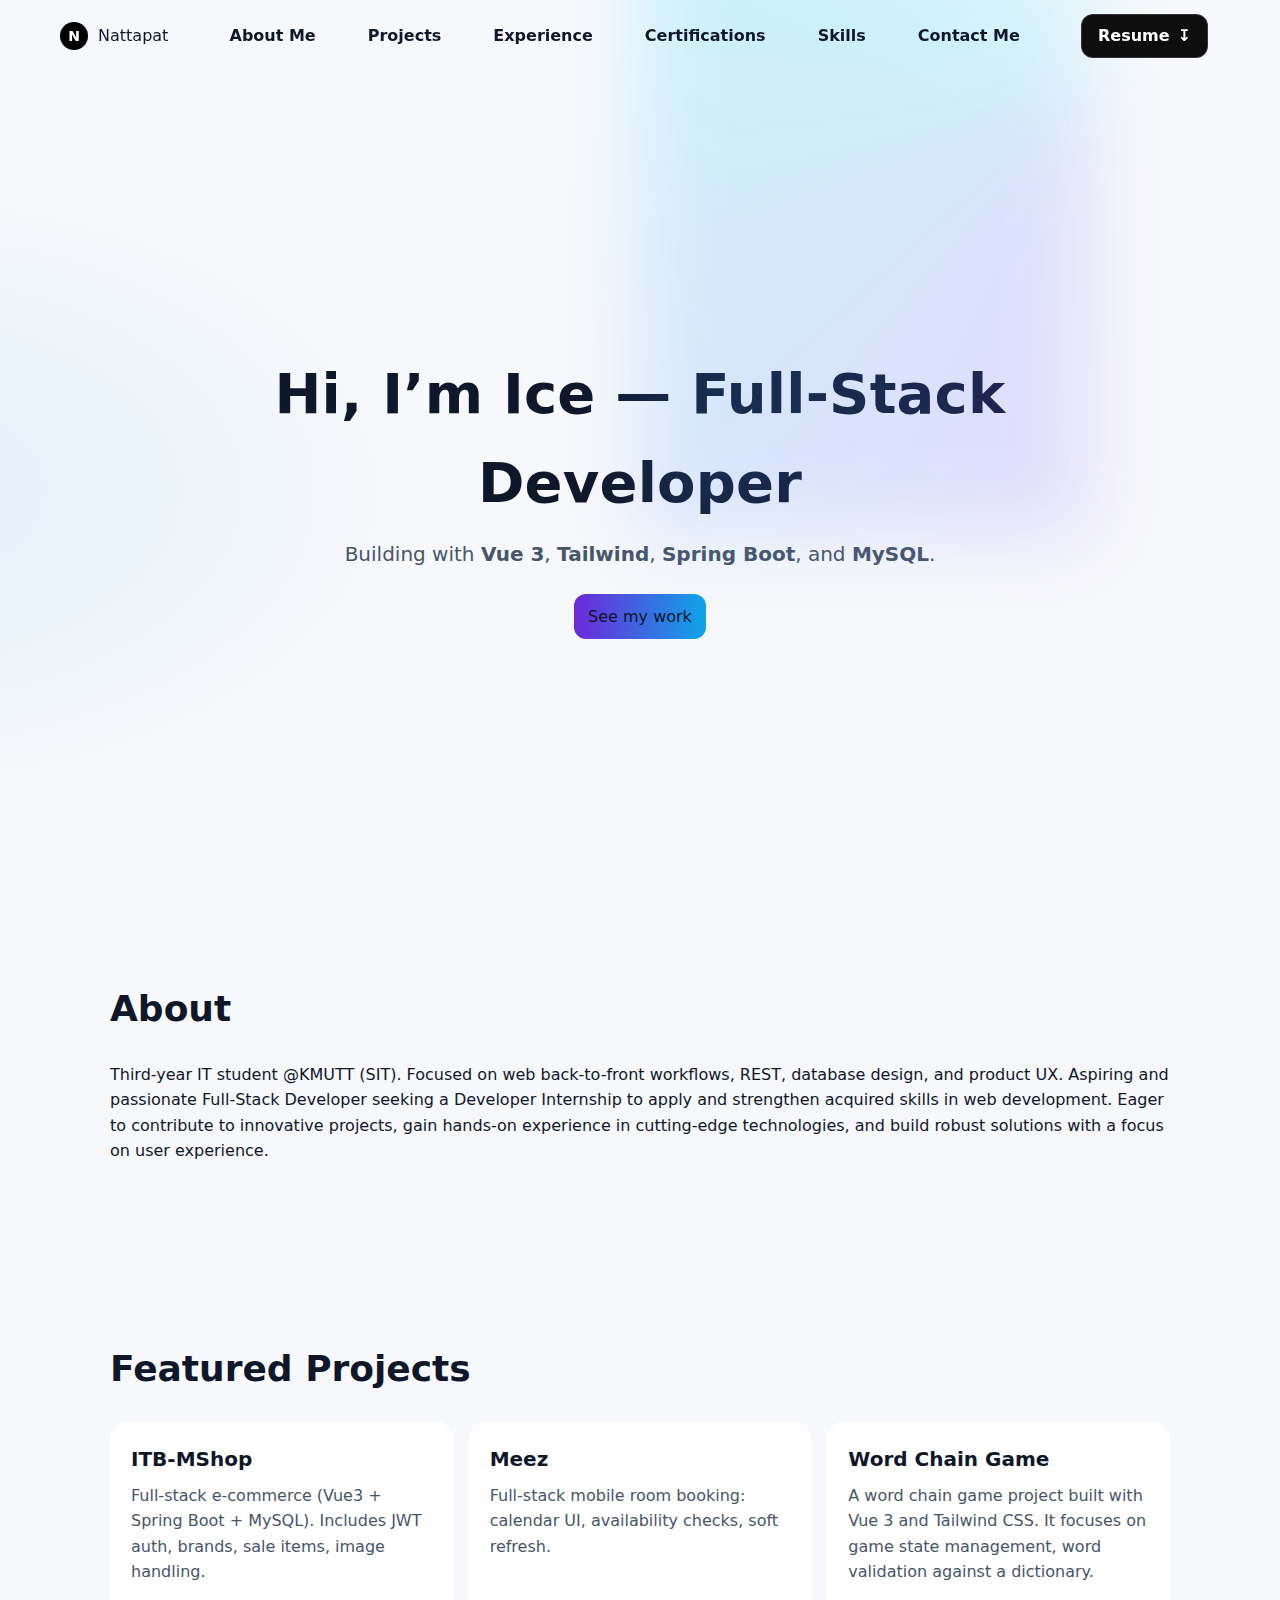
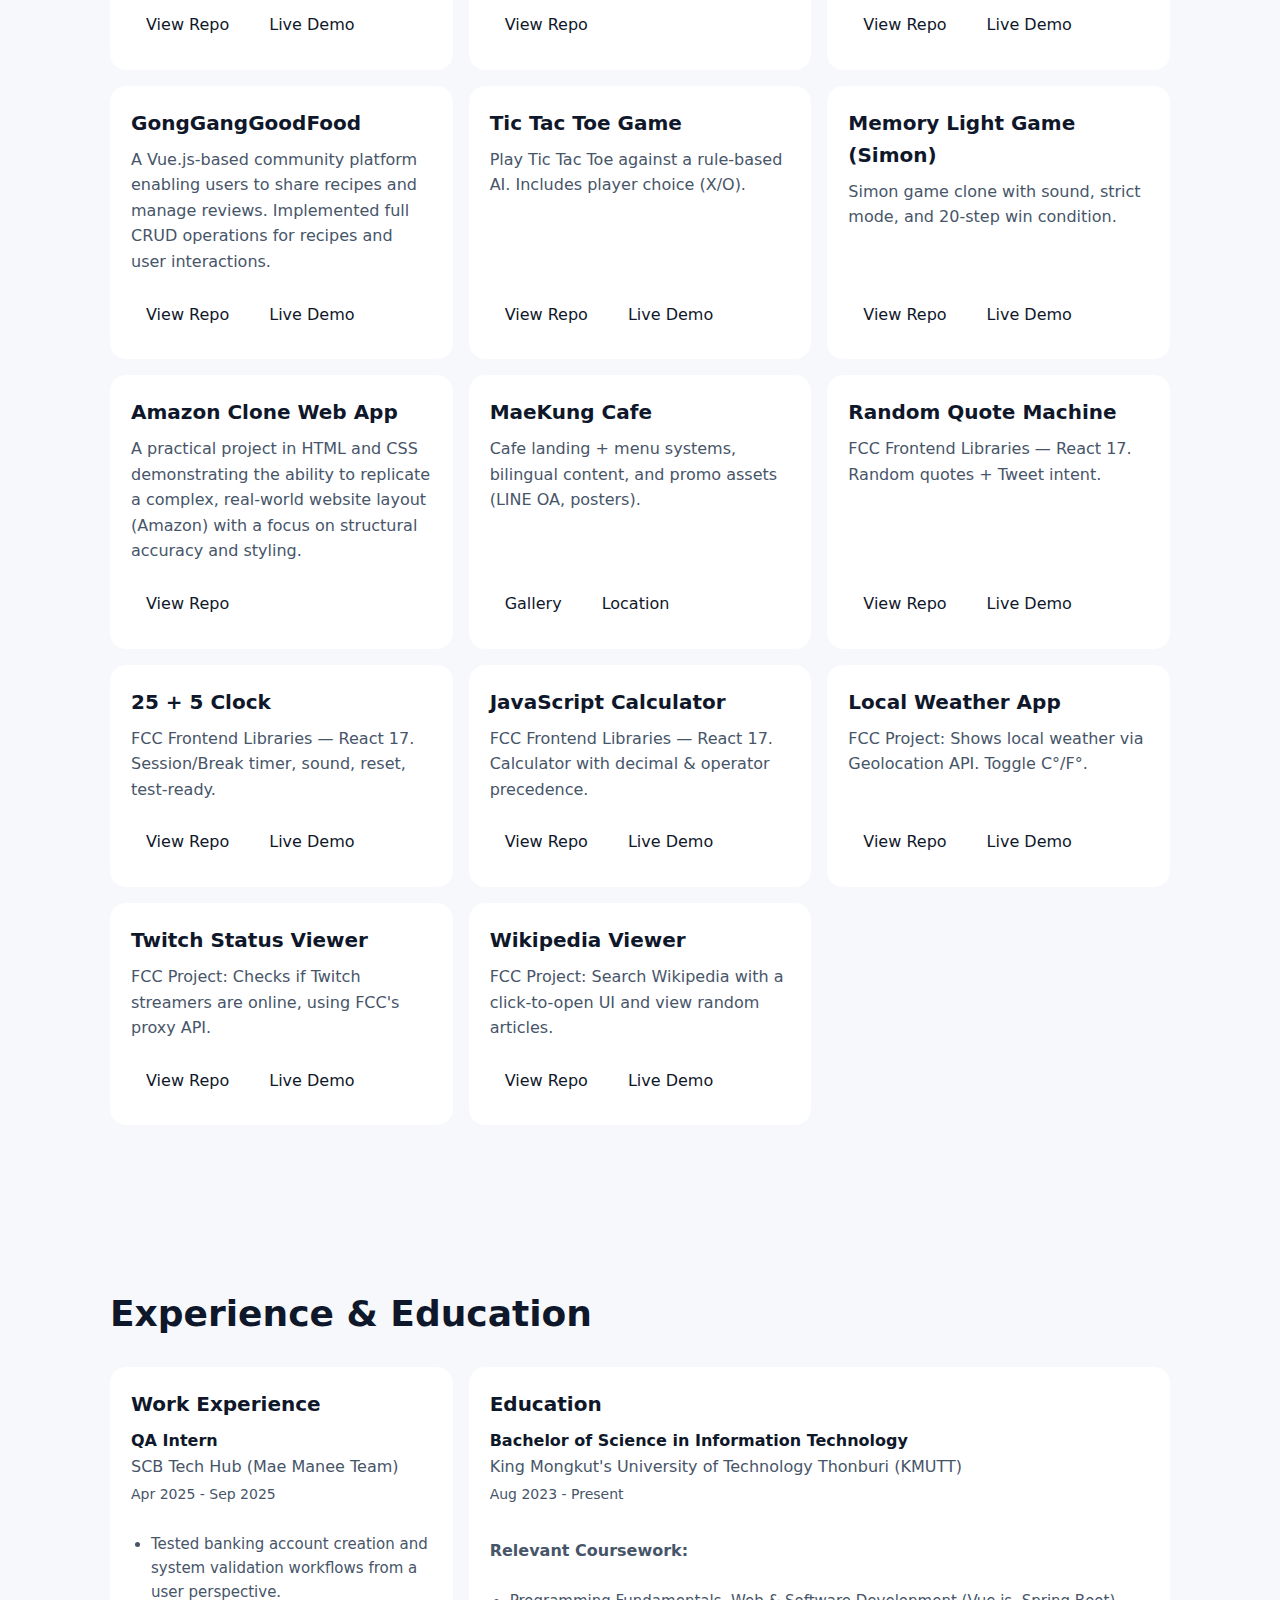
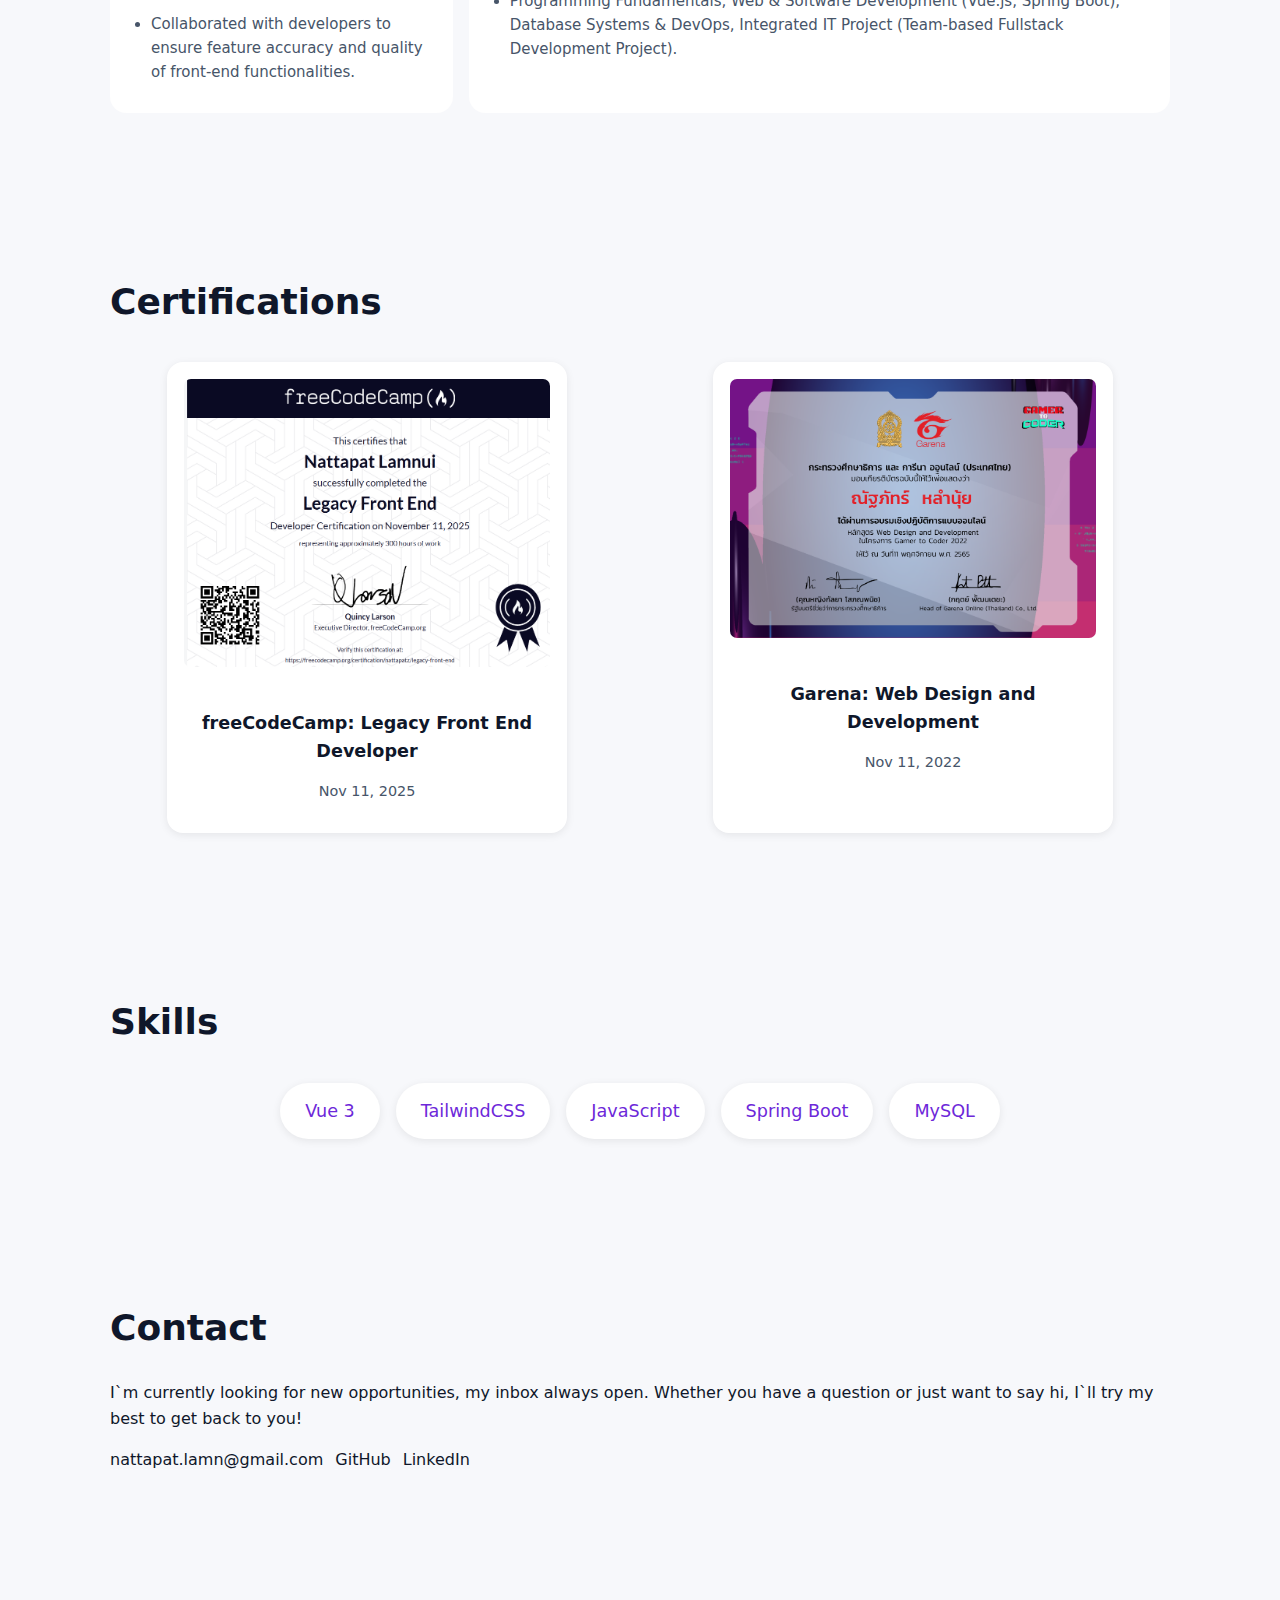
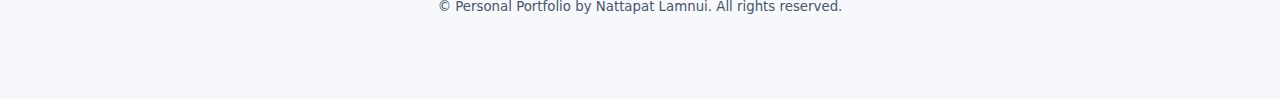
<file: index.html>
<!DOCTYPE html>
<html lang="en">
	<head>
		<meta charset="utf-8" />
		<meta name="viewport" content="width=device-width, initial-scale=1" />
		<meta http-equiv="Content-Security-Policy" content="default-src 'self'; img-src 'self' https: data:; style-src 'self' 'unsafe-inline' https://fonts.googleapis.com; font-src https://fonts.gstatic.com;">
		<title>Nattapat - Portfolio</title>
		<link rel="stylesheet" href="styles.css" />
		<link rel="preconnect" href="https://fonts.googleapis.com" />
		<link rel="preconnect" href="https://fonts.gstatic.com" crossorigin />
		<link
			href="https://fonts.googleapis.com/css2?family=Inter:wght@300;400;600;700;800&display=swap"
			rel="stylesheet"
		/>
		<link rel="icon" href="/logo.png" type="image/png" />
	</head>
	<body>
		<nav class="nav" id="navbar">
			<a class="brand" href="#welcome-section" aria-label="Go to Welcome">
				<span class="brand-mark">N</span>
				<span class="brand-name">Nattapat</span>
			</a>

			<ul class="nav-links" id="nav-links">
				<li><a href="#about">About Me</a></li>
				<li><a href="#projects">Projects</a></li>
				<li><a href="#experience">Experience</a></li>
				<li><a href="#certifications">Certifications</a></li>
				<li><a href="#skills">Skills</a></li>
				<li><a href="#contact">Contact Me</a></li>
				<li class="hide-desktop">
					<a
						id="profile-link"
						href="https://github.com/isola513i"
						target="_blank"
						rel="noopener"
						>GitHub</a
					>
				</li>
				<li class="hide-desktop">
					<a href="/Nattapat-Resume.pdf" target="_blank" rel="noopener">
						Resume <span aria-hidden="true">↧</span>
					</a>
				</li>
			</ul>

			<a
				class="resume-btn hide-mobile"
				href="/Nattapat-Resume.pdf"
				target="_blank"
				rel="noopener"
			>
				Resume <span aria-hidden="true">↧</span>
			</a>

			<div class="nav-toggle" id="nav-toggle">
				<div class="bar"></div>
				<div class="bar"></div>
				<div class="bar"></div>
			</div>
		</nav>

		<header id="welcome-section" class="hero" role="banner">
			<div class="hero-inner">
				<h1>Hi, I’m Ice — Full-Stack Developer</h1>
				<p class="lead">
					Building with <strong>Vue 3</strong>, <strong>Tailwind</strong>,
					<strong>Spring Boot</strong>, and <strong>MySQL</strong>.
				</p>
				<a class="btn primary" href="#projects">See my work</a>
			</div>
			<div class="bg-shape" aria-hidden="true"></div>
		</header>

		<main>
			<section id="about" class="section">
				<h2 class="section-title">About</h2>
				<p>
					Third-year IT student @KMUTT (SIT). Focused on web back-to-front
					workflows, REST, database design, and product UX. Aspiring and
					passionate Full-Stack Developer seeking a Developer Internship to
					apply and strengthen acquired skills in web development. Eager to
					contribute to innovative projects, gain hands-on experience in
					cutting-edge technologies, and build robust solutions with a focus on
					user experience.
				</p>
			</section>
			<section id="projects" class="section">
				<h2 class="section-title">Featured Projects</h2>
				<div class="grid">
					<article class="card project-tile">
						<div class="card-body">
							<h3 class="card-title">ITB-MShop</h3>
							<p class="card-text">
								Full-stack e-commerce (Vue3 + Spring Boot + MySQL). Includes JWT
								auth, brands, sale items, image handling.
							</p>
							<div class="card-actions">
								<a
									class="btn"
									href="https://github.com/isola513i/INTEGRATED-PROJECT01"
									target="_blank"
									rel="noopener"
									>View Repo</a
								>
								<a
									class="btn ghost"
									href="https://intproj24.sit.kmutt.ac.th/ssi4/"
									target="_blank"
									rel="noopener"
									>Live Demo</a
								>
							</div>
						</div>
					</article>
					<article class="card project-tile">
						<div class="card-body">
							<h3 class="card-title">Meez</h3>
							<p class="card-text">
								Full-stack mobile room booking: calendar UI, availability
								checks, soft refresh.
							</p>
							<div class="card-actions">
								<a
									class="btn"
									href="https://github.com/isola513i/Meez-app"
									target="_blank"
									rel="noopener"
									>View Repo</a
								>
							</div>
						</div>
					</article>
					<article class="card project-tile">
						<div class="card-body">
							<h3 class="card-title">Word Chain Game</h3>
							<p class="card-text">
								A word chain game project built with Vue 3 and Tailwind CSS. It
								focuses on game state management, word validation against a
								dictionary.
							</p>
							<div class="card-actions">
								<a
									class="btn ghost"
									href="https://github.com/Jet1a/PROJECT1-SEC-1-GongGangGaiGonk"
									target="_blank"
									rel="noopener"
									>View Repo</a
								>
								<a
									class="btn"
									href="https://superb-trifle-26255d.netlify.app/"
									target="_blank"
									rel="noopener"
									>Live Demo</a
								>
							</div>
						</div>
					</article>
					<article class="card project-tile">
						<div class="card-body">
							<h3 class="card-title">GongGangGoodFood</h3>
							<p class="card-text">
								A Vue.js-based community platform enabling users to share
								recipes and manage reviews. Implemented full CRUD operations for
								recipes and user interactions.
							</p>
							<div class="card-actions">
								<a
									class="btn ghost"
									href="https://github.com/Jet1a/PROJECT2-SEC-1-GongGangGaiGonk"
									target="_blank"
									rel="noopener"
									>View Repo</a
								>
								<a class="btn" href="#" target="_blank" rel="noopener"
									>Live Demo</a
								>
							</div>
						</div>
					</article>
					<article class="card project-tile">
						<div class="card-body">
							<h3 class="card-title">Tic Tac Toe Game</h3>
							<p class="card-text">
								Play Tic Tac Toe against a rule-based AI. Includes player choice
								(X/O).
							</p>
							<div class="card-actions">
								<a
									class="btn ghost"
									href="https://github.com/isola513i/tic-tac-toe-game"
									target="_blank"
									rel="noopener"
									>View Repo</a
								>
								<a
									class="btn"
									href="https://isola513i.github.io/tic-tac-toe-game/"
									target="_blank"
									rel="noopener"
									>Live Demo</a
								>
							</div>
						</div>
					</article>

					<article class="card project-tile">
						<div class="card-body">
							<h3 class="card-title">Memory Light Game (Simon)</h3>
							<p class="card-text">
								Simon game clone with sound, strict mode, and 20-step win
								condition.
							</p>
							<div class="card-actions">
								<a
									class="btn ghost"
									href="https://github.com/isola513i/memory-light-game"
									target="_blank"
									rel="noopener"
									>View Repo</a
								>
								<a
									class="btn"
									href="https://isola513i.github.io/memory-light-game/"
									target="_blank"
									rel="noopener"
									>Live Demo</a
								>
							</div>
						</div>
					</article>
					<article class="card project-tile">
						<div class="card-body">
							<h3 class="card-title">Amazon Clone Web App</h3>
							<p class="card-text">
								A practical project in HTML and CSS demonstrating the ability to
								replicate a complex, real-world website layout (Amazon) with a
								focus on structural accuracy and styling.
							</p>
							<div class="card-actions">
								<a
									class="btn ghost"
									href="https://github.com/isola513i/Clone-Project"
									target="_blank"
									rel="noopener"
									>View Repo</a
								>
							</div>
						</div>
					</article>
					<article class="card project-tile">
						<div class="card-body">
							<h3 class="card-title">MaeKung Cafe</h3>
							<p class="card-text">
								Cafe landing + menu systems, bilingual content, and promo assets
								(LINE OA, posters).
							</p>
							<div class="card-actions">
								<a class="btn" href="#" aria-disabled="true">Gallery</a>
								<a
									class="btn ghost"
									href="#"
									target="_blank"
									rel="noopener"
									>Location</a
								>
							</div>
						</div>
					</article>
					<article class="card project-tile">
						<div class="card-body">
							<h3 class="card-title">Random Quote Machine</h3>
							<p class="card-text">
								FCC Frontend Libraries — React 17. Random quotes + Tweet intent.
							</p>
							<div class="card-actions">
								<a
									class="btn ghost"
									href="https://github.com/isola513i/random-quote-machine"
									target="_blank"
									rel="noopener"
									>View Repo</a
								>
								<a
									class="btn"
									href="https://isola513i.github.io/random-quote-machine/"
									target="_blank"
									rel="noopener"
									>Live Demo</a
								>
							</div>
						</div>
					</article>
					<article class="card project-tile">
						<div class="card-body">
							<h3 class="card-title">25 + 5 Clock</h3>
							<p class="card-text">
								FCC Frontend Libraries — React 17. Session/Break timer, sound,
								reset, test-ready.
							</p>
							<div class="card-actions">
								<a
									class="btn ghost"
									href="https://github.com/isola513i/25-5-clock"
									target="_blank"
									rel="noopener"
									>View Repo</a
								>
								<a
									class="btn"
									href="https://isola513i.github.io/25-5-clock/"
									target="_blank"
									rel="noopener"
									>Live Demo</a
								>
							</div>
						</div>
					</article>
					<article class="card project-tile">
						<div class="card-body">
							<h3 class="card-title">JavaScript Calculator</h3>
							<p class="card-text">
								FCC Frontend Libraries — React 17. Calculator with decimal &
								operator precedence.
							</p>
							<div class="card-actions">
								<a
									class="btn ghost"
									href="https://github.com/isola513i/javascript-calculator"
									target="_blank"
									rel="noopener"
									>View Repo</a
								>
								<a
									class="btn"
									href="https://isola513i.github.io/javascript-calculator/"
									target="_blank"
									rel="noopener"
									>Live Demo</a
								>
							</div>
						</div>
					</article>
					<article class="card project-tile">
						<div class="card-body">
							<h3 class="card-title">Local Weather App</h3>
							<p class="card-text">
								FCC Project: Shows local weather via Geolocation API. Toggle
								C°/F°.
							</p>
							<div class="card-actions">
								<a
									class="btn ghost"
									href="https://github.com/isola513i/local-weather-app"
									target="_blank"
									rel="noopener"
									>View Repo</a
								>
								<a
									class="btn"
									href="https://isola513i.github.io/local-weather-app/"
									target="_blank"
									rel="noopener"
									>Live Demo</a
								>
							</div>
						</div>
					</article>
					<article class="card project-tile">
						<div class="card-body">
							<h3 class="card-title">Twitch Status Viewer</h3>
							<p class="card-text">
								FCC Project: Checks if Twitch streamers are online, using FCC's
								proxy API.
							</p>
							<div class="card-actions">
								<a
									class="btn ghost"
									href="https://github.com/isola513i/twitch-status-viewer"
									target="_blank"
									rel="noopener"
									>View Repo</a
								>
								<a
									class="btn"
									href="https://isola513i.github.io/twitch-status-viewer/"
									target="_blank"
									rel="noopener"
									>Live Demo</a
								>
							</div>
						</div>
					</article>

					<article class="card project-tile">
						<div class="card-body">
							<h3 class="card-title">Wikipedia Viewer</h3>
							<p class="card-text">
								FCC Project: Search Wikipedia with a click-to-open UI and view
								random articles.
							</p>
							<div class="card-actions">
								<a
									class="btn ghost"
									href="https://github.com/isola513i/wikipedia-viewer"
									target="_blank"
									rel="noopener"
									>View Repo</a
								>
								<a
									class="btn"
									href="https://isola513i.github.io/wikipedia-viewer/"
									target="_blank"
									rel="noopener"
									>Live Demo</a
								>
							</div>
						</div>
					</article>
				</div>
			</section>

			<section id="experience" class="section alt">
				<h2 class="section-title">Experience & Education</h2>
				<div class="grid">
					<article class="card">
						<div class="card-body">
							<h3 class="card-title">Work Experience</h3>
							<p class="card-text" style="font-weight: 700; color: var(--text)">
								QA Intern
								<span
									style="font-weight: 400; color: var(--muted); display: block"
								>
									SCB Tech Hub (Mae Manee Team)
								</span>
								<span
									style="
										font-weight: 400;
										color: var(--muted);
										display: block;
										font-size: 14px;
										margin-top: 4px;
									"
								>
									Apr 2025 - Sep 2025
								</span>
							</p>
							<ul class="details-list">
								<li>
									Tested banking account creation and system validation
									workflows from a user perspective.
								</li>
								<li>
									Collaborated with developers to ensure feature accuracy and
									quality of front-end functionalities.
								</li>
							</ul>
						</div>
					</article>

					<article class="card">
						<div class="card-body">
							<h3 class="card-title">Education</h3>
							<p class="card-text" style="font-weight: 700; color: var(--text)">
								Bachelor of Science in Information Technology
								<span
									style="font-weight: 400; color: var(--muted); display: block"
								>
									King Mongkut's University of Technology Thonburi (KMUTT)
								</span>
								<span
									style="
										font-weight: 400;
										color: var(--muted);
										display: block;
										font-size: 14px;
										margin-top: 4px;
									"
								>
									Aug 2023 - Present
								</span>
							</p>
							<p class="card-text" style="font-weight: 600; margin-top: 16px">
								Relevant Coursework:
							</p>
							<ul class="details-list">
								<li>
									Programming Fundamentals, Web & Software Development (Vue.js,
									Spring Boot), Database Systems & DevOps, Integrated IT Project
									(Team-based Fullstack Development Project).
								</li>
							</ul>
						</div>
					</article>

					<div
						class="card-placeholder"
						style="grid-column: span 4; display: none"
					></div>
				</div>
			</section>

			<section id="certifications" class="section alt">
				<h2 class="section-title">Certifications</h2>
				<div class="grid certifications-grid">
					<div class="certification-item">
						<a
							href="https://www.freecodecamp.org/certification/nattapatz/legacy-front-end"
							target="_blank"
							rel="noopener"
							aria-label="freeCodeCamp Legacy Front End Developer Certification"
						>
							<img
								src="/ffc.png"
								alt="freeCodeCamp Legacy Front End Developer
							Certification"
								loading="lazy"
							/>
							<p class="certification-title">
								freeCodeCamp: Legacy Front End Developer
							</p>
							<p class="certification-date">Nov 11, 2025</p>
						</a>
					</div>
					<div class="certification-item">
						<a
							href="https://www.garena.in.th/garena-to-coder/certificate"
							target="_blank"
							rel="noopener"
							aria-label="Garena Gamer to Coder: Web Design and Development"
						>
							<img
								src="/garena.png"
								alt="Garena Gamer to Coder: Web Design and Development"
								loading="lazy"
							/>
							<p class="certification-title">
								Garena: Web Design and Development
							</p>
							<p class="certification-date">Nov 11, 2022</p>
						</a>
					</div>
				</div>
			</section>

			<!-- ================= SKILLS ================= -->
			<section id="skills" class="section">
				<h2 class="section-title">Skills</h2>
				<div class="skill-tags">
					<div class="skill-tag">Vue 3</div>
					<div class="skill-tag">TailwindCSS</div>
					<div class="skill-tag">JavaScript</div>
					<div class="skill-tag">Spring Boot</div>
					<div class="skill-tag">MySQL</div>
				</div>
			</section>

			<section id="contact" class="section">
				<h2 class="section-title">Contact</h2>
				<p>
					I`m currently looking for new opportunities, my inbox always open.
					Whether you have a question or just want to say hi, I`ll try my best
					to get back to you!
				</p>
				<ul class="contact-list">
					<li>
						<a href="mailto:nattapat.lamn@gmail.com">nattapat.lamn@gmail.com</a>
					</li>
					<li>
						<a
							id="profile-link"
							href="https://github.com/isola513i"
							target="_blank"
							rel="noopener"
							>GitHub</a
						>
					</li>
					<li>
						<a
							href="https://www.linkedin.com/in/nattapat-lamn04/"
							target="_blank"
							rel="noopener"
							>LinkedIn</a
						>
					</li>
				</ul>
			</section>
		</main>

		<footer class="footer">
			<small
				>© <span id="year"></span> Personal Portfolio by Nattapat Lamnui. All
				rights reserved.</small
			>
		</footer>

		<script>
			// ===== Mobile nav toggle (โค้ดใหม่ที่แก้ไขแล้ว) =====
			const btn = document.querySelector(".nav-toggle");
			const links = document.getElementById("nav-links");
			btn?.addEventListener("click", () => {
				// เพิ่ม/ลบ class 'active' เพื่อสร้าง animation 'X'
				btn.classList.toggle("active");

				// เพิ่ม/ลบ class 'open' เพื่อแสดง/ซ่อนเมนู
				links.classList.toggle("open");
			});

			// ===== Active state on click/hash change (โค้ดเดิม) =====
			const setActiveByHash = () => {
				document.querySelectorAll('#navbar a[href^="#"]').forEach((a) => {
					a.removeAttribute("aria-current");
					if (a.getAttribute("href") === location.hash)
						a.setAttribute("aria-current", "page");
				});
			};
			window.addEventListener("hashchange", setActiveByHash);

			// ===== Scroll Spy with IntersectionObserver (โค้ดเดิม) =====
			const sections = [
				...document.querySelectorAll("main section, header#welcome-section"),
			];
			const navMap = new Map(
				[...document.querySelectorAll('#navbar a[href^="#"]')].map((a) => [
					a.getAttribute("href").slice(1),
					a,
				])
			);

			const NAV_HEIGHT = 84;
			const io = new IntersectionObserver(
				(entries) => {
					const visible = entries
						.filter((e) => e.isIntersecting)
						.sort((a, b) => b.intersectionRatio - a.intersectionRatio)[0];

					if (!visible) return;

					const id = visible.target.id;
					navMap.forEach((a) => a.removeAttribute("aria-current"));
					if (navMap.has(id))
						navMap.get(id).setAttribute("aria-current", "page");
				},
				{
					root: null,
					threshold: [0.25, 0.6, 0.9],
					rootMargin: `-${NAV_HEIGHT}px 0px -40% 0px`,
				}
			);

			sections.forEach((sec) => io.observe(sec));

			// ===== init (โค้ดเดิม) =====
			document.getElementById("year").textContent = String(
				new Date().getFullYear()
			);
			window.addEventListener("DOMContentLoaded", setActiveByHash);

			// ===== Navbar Scroll Effect (โค้ดเดิม) =====
			// (ตอนนี้จะทำงานได้เพราะเราเพิ่ม id="navbar" กลับไปในขั้นที่ 1)
			const nav = document.getElementById("navbar");
			const onScrollBlend = () => {
				if (window.scrollY > 24) nav.classList.add("is-scrolled");
				else nav.classList.remove("is-scrolled");
			};
			window.addEventListener("scroll", onScrollBlend);
			window.addEventListener("DOMContentLoaded", onScrollBlend);
		</script>
	</body>
</html>
</file>
<file: styles.css>
/* ---------- Theme ---------- */
:root {
	--bg: #0b0c10;
	--card: #111218;
	--card-bg: #111218;
	--muted: #b3b7c0;
	--text: #e8ecf1;
	--brand: #7c5cff;
	--brand-2: #00d4ff;
	--accent: #7c5cff;
	--ring: rgba(124, 92, 255, 0.45);
	--shadow-sm: 0 2px 8px rgba(0, 0, 0, 0.2);
	--shadow-md: 0 8px 24px rgba(0, 0, 0, 0.3);
	--border-radius: 16px;
	--border-radius-sm: 8px;
}

* {
	box-sizing: border-box;
}
html {
	scroll-behavior: smooth;
}
body {
	margin: 0;
	color: var(--text);
	font-family: Inter, system-ui, -apple-system, Segoe UI, Roboto, Helvetica,
		Arial, "Apple Color Emoji", "Segoe UI Emoji";
	background: radial-gradient(
			900px 520px at 70% -10%,
			rgba(124, 92, 255, 0.12),
			transparent 60%
		),
		radial-gradient(
			900px 520px at -10% 10%,
			rgba(0, 212, 255, 0.1),
			transparent 60%
		),
		var(--bg);
	line-height: 1.6;
}

/* ================= NAVBAR ================= */
.nav {
	position: fixed;
	inset: 0 0 auto 0;
	height: 72px;
	z-index: 999;
	display: grid;
	grid-template-columns: auto 1fr auto auto;
	align-items: center;
	gap: 12px;
	padding: 0 20px;
	max-width: 1200px;
	margin-inline: auto;

	transition: background-color 0.3s ease, border-color 0.3s ease,
		backdrop-filter 0.3s ease;
}

.nav.is-scrolled {
	background: rgba(11, 12, 16, 0.75);
	backdrop-filter: blur(8px) saturate(140%);
	border-bottom: 1px solid rgba(255, 255, 255, 0.08);
	box-shadow: 0 6px 18px rgba(0, 0, 0, 0.12);
}

.nav-toggle {
	display: none;
	position: absolute;
	right: 12px;
	top: 50%;
	transform: translateY(-50%);
	width: 24px;
	height: 20px;
	cursor: pointer;
	background: transparent;
	border: none;
	padding: 0;
	z-index: 1001;
}

.nav-toggle .bar {
	display: block;
	width: 100%;
	height: 3px;
	background-color: var(--text);
	border-radius: 2px;
	transition: all 0.3s ease;
}

.nav-toggle .bar:nth-child(2) {
	margin-top: 6px;
}

.nav-toggle .bar:nth-child(3) {
	margin-top: 6px;
}

.nav-toggle.active .bar:nth-child(1) {
	transform: translateY(9px) rotate(45deg);
}
.nav-toggle.active .bar:nth-child(2) {
	opacity: 0;
}
.nav-toggle.active .bar:nth-child(3) {
	transform: translateY(-9px) rotate(-45deg);
}
.nav-links {
	list-style: none;
	display: flex;
	justify-content: center;
	gap: 28px;
	margin: 0;
	padding: 0;
}
.nav-links a {
	color: var(--text);
	text-decoration: none;
	font-weight: 700;
	padding: 10px 12px;
	border-radius: 12px;
	transition: background 0.2s ease, transform 0.1s ease;
}
.nav-links a:hover {
	background: rgba(255, 255, 255, 0.08);
}
.nav-links a:active {
	transform: translateY(1px);
}
.nav-links a:focus-visible {
	outline: none;
	box-shadow: 0 0 0 4px var(--ring);
}
.nav-links a[aria-current="page"] {
	background: rgba(255, 255, 255, 0.12);
}

.brand {
	display: inline-flex;
	align-items: center;
	gap: 10px;
	text-decoration: none;
	color: var(--text);
}

.brand-mark {
	width: 28px;
	height: 28px;
	border-radius: 999px;
	display: grid;
	place-items: center;
	background: #000;
	color: #fff;
	font-weight: 800;
	font-size: 14px;
	line-height: 1;
}

.resume-btn {
	display: inline-flex;
	align-items: center;
	gap: 8px;
	background: #0e0e0e;
	color: #fff;
	border: 1px solid rgba(255, 255, 255, 0.16);
	height: 44px;
	padding: 0 16px;
	border-radius: 12px;
	text-decoration: none;
	font-weight: 700;
	transition: all 0.3s ease;
}

.resume-btn:hover {
	box-shadow: 0 0 0 6px var(--ring);
}

.lang-toggle {
	background: transparent;
	color: var(--text);
	border: 1px solid rgba(255, 255, 255, 0.16);
	padding: 6px 12px;
	border-radius: 8px;
	font-weight: 700;
	font-size: 13px;
	cursor: pointer;
	transition: all 0.3s ease;
}
.lang-toggle:hover {
	border-color: rgba(255, 255, 255, 0.32);
	box-shadow: 0 0 0 4px var(--ring);
}

.hide-desktop {
	display: none;
}

:target {
	scroll-margin-top: 90px;
}

/* ===== Breakpoints ===== */
@media (max-width: 900px) {
	.nav {
		grid-template-columns: auto 1fr auto;
	}
	.nav-links {
		position: absolute;
		top: 72px;
		left: 12px;
		right: 12px;
		background: rgba(17, 18, 24, 0.96);
		border: 1px solid rgba(255, 255, 255, 0.08);
		border-radius: 14px;
		padding: 10px;
		display: none;
		flex-direction: column;
		gap: 6px;
	}
	.nav-links.open {
		display: flex;
	}
	.nav-toggle {
		display: block;
	}
	.hide-desktop {
		display: list-item;
	}
	.resume-btn {
		height: 40px;
		padding: 0 14px;
	}

	.hide-mobile {
		display: none !important;
	}
	.nav-links li:nth-child(3) {
		display: list-item;
	}
	.nav-links li:nth-child(4) {
		display: list-item;
	}
	.nav-links li:nth-child(5) {
		display: list-item;
	}
}
@media (max-width: 600px) {
	.nav-links a {
		font-weight: 600;
		padding: 10px 10px;
	}
	.nav {
		padding: 0 12px;
	}
	.hero {
		padding-top: 120px;
	}
}

/* ---------- Hero (100vh) ---------- */
.hero {
	min-height: 100vh;
	padding: 120px 20px 32px;
	display: grid;
	place-items: center;
	position: relative;
	overflow: hidden;
}
.hero-inner {
	max-width: 980px;
	text-align: center;
}
.hero h1 {
	font-size: clamp(32px, 5vw, 56px);
	margin: 0 0 10px;
	letter-spacing: 0.2px;
}
.lead {
	color: var(--muted);
	margin: 0 0 24px;
	font-size: clamp(16px, 2.2vw, 20px);
}
.bg-shape {
	position: absolute;
	inset: -40% -20% auto auto;
	width: 70vmax;
	height: 70vmax;
	background: conic-gradient(
		from 180deg at 50% 50%,
		rgba(124, 92, 255, 0.25),
		rgba(0, 212, 255, 0.25),
		transparent 60%
	);
	filter: blur(40px);
	opacity: 0.7;
	pointer-events: none;
}

/* ---------- Sections ---------- */
.section {
	padding: clamp(56px, 9vw, 80px) 20px;
	max-width: 1100px;
	margin: 0 auto;
}

.section-title {
	font-size: clamp(24px, 3vw, 36px);
	margin: 0 0 24px;
}

/* Cards */
.grid {
	display: grid;
	grid-template-columns: repeat(12, 1fr);
	gap: 16px;
}
.card {
	grid-column: span 12;
	background: var(--card);
	border: 1px solid rgba(255, 255, 255, 0.06);
	border-radius: 16px;
	overflow: hidden;
	transition: transform 0.3s ease, box-shadow 0.3s ease;

	/* ▼▼▼ เพิ่ม 3 บรรทัดนี้ (Symmetry Part 1) ▼▼▼ */
	display: flex;
	flex-direction: column;
}
.card:hover {
	transform: translateY(-4px); /* แก้ไข: ขยับมากขึ้น */
	box-shadow: 0 12px 30px rgba(0, 0, 0, 0.28);
}

.card-body {
	padding: 20px;
	/* ▼▼▼ [ปรับปรุง] Card Symmetry (Part 2) ▼▼▼ */
	display: flex;
	flex-direction: column;
	flex-grow: 1; /* ทำให้ card-body ยืดเต็ม Card */
	/* ▲▲▲ [สิ้นสุด] ▲▲▲ */
}
.card-title {
	margin: 0 0 8px;
	font-size: 20px;
}
.card-text {
	color: var(--muted);
	margin: 0 0 16px;
}
.card-actions {
	display: flex;
	gap: 10px;
	flex-wrap: wrap;

	/* ▼▼▼ เพิ่มบรรทัดนี้ (Symmetry Part 3) ▼▼▼ */
	margin-top: auto; /* ◀◀◀ นี่คือตัวที่ดันปุ่มไปอยู่ล่างสุด */
}
.btn {
	display: inline-block;
	padding: 10px 14px;
	border-radius: 12px;
	text-decoration: none;
	color: var(--text);
	border: 1px solid rgba(255, 255, 255, 0.16);
	transition: all 0.3s ease; /* [เพิ่ม] Transition */
}
.btn:hover {
	border-color: rgba(255, 255, 255, 0.32);
	box-shadow: 0 0 0 6px var(--ring);
}
.btn.primary {
	background: linear-gradient(90deg, var(--brand), var(--brand-2));
	border: none;
}
.btn.ghost {
	background: transparent;
}
.card-actions .btn {
	min-height: 40px;
}

/* --- Card Image --- */
.card-img {
	aspect-ratio: 16 / 9;
	overflow: hidden;
	background: rgba(255, 255, 255, 0.04);
	flex-shrink: 0;
}
.card-img img {
	width: 100%;
	height: 100%;
	object-fit: cover;
	display: block;
	transition: transform 0.3s ease;
}
.card:hover .card-img img {
	transform: scale(1.03);
}

/* --- Card Tags --- */
.card-tags {
	display: flex;
	flex-wrap: wrap;
	gap: 6px;
	margin-bottom: 12px;
}
.card-tag {
	display: inline-block;
	padding: 3px 10px;
	border-radius: 50px;
	font-size: 0.75em;
	font-weight: 500;
	white-space: nowrap;
	background: rgba(124, 92, 255, 0.1);
	color: #a78bfa;
	border: 1px solid rgba(124, 92, 255, 0.2);
}
.card-tag.tag-green {
	background: rgba(16, 185, 129, 0.1);
	color: #34d399;
	border-color: rgba(16, 185, 129, 0.25);
}
.card-tag.tag-blue {
	background: rgba(59, 130, 246, 0.1);
	color: #60a5fa;
	border-color: rgba(59, 130, 246, 0.25);
}
.card-tag.tag-cyan {
	background: rgba(6, 182, 212, 0.1);
	color: #22d3ee;
	border-color: rgba(6, 182, 212, 0.25);
}
.card-tag.tag-amber {
	background: rgba(245, 158, 11, 0.1);
	color: #fbbf24;
	border-color: rgba(245, 158, 11, 0.25);
}
.card-tag.tag-pink {
	background: rgba(236, 72, 153, 0.1);
	color: #f472b6;
	border-color: rgba(236, 72, 153, 0.25);
}
.card-tag.tag-red {
	background: rgba(239, 68, 68, 0.1);
	color: #f87171;
	border-color: rgba(239, 68, 68, 0.25);
}
.card-tag.tag-purple {
	background: rgba(124, 92, 255, 0.1);
	color: #a78bfa;
	border-color: rgba(124, 92, 255, 0.2);
}

/* --- Projects Toggle --- */
.project-extra {
	display: none;
}
#projects.show-all .project-extra {
	display: flex;
}
.projects-toggle-wrap {
	text-align: center;
	margin-top: 24px;
}
.projects-toggle {
	cursor: pointer;
	font-size: 15px;
	font-weight: 600;
	background: transparent;
	color: var(--accent);
	border: 1px solid var(--accent);
	padding: 12px 24px;
	border-radius: 12px;
	transition: all 0.3s ease;
}
.projects-toggle:hover {
	background: rgba(124, 92, 255, 0.1);
	box-shadow: 0 0 0 4px var(--ring);
}

/* --- Skill Tags Styles (ปรับปรุง) --- */
.skill-tags {
	display: flex;
	flex-wrap: wrap;
	gap: 1rem; /* ระยะห่างระหว่าง tags */
	justify-content: center; /* จัดกลาง */
	margin-top: 2rem;
}

.skill-tag {
	background-color: var(--card-bg);
	color: var(--accent); /* สีข้อความ */
	padding: 0.8rem 1.5rem; /* ปรับขนาด padding ให้ใหญ่ขึ้น */
	border-radius: 50px; /* ทำให้โค้งมน */
	font-size: 1.1em; /* ปรับขนาด font ให้ใหญ่ขึ้น */
	font-weight: 500;
	box-shadow: var(--shadow-sm);
	transition: transform 0.2s ease, box-shadow 0.2s ease,
		background-color 0.2s ease;
	border: 1px solid rgba(255, 255, 255, 0.1); /* เพิ่มขอบ */
}

.skill-tag:hover {
	transform: translateY(-3px) scale(1.05); /* เลื่อนขึ้นและขยายเล็กน้อย */
	box-shadow: var(--shadow-md);
	background-color: rgba(255, 255, 255, 0.05); /* เปลี่ยนสีพื้นหลังเล็กน้อย */
}

.contact-list {
	list-style: none;
	padding: 0;
	margin: 10px 0 0;
	display: flex;
	gap: 12px;
	flex-wrap: wrap;
}
.contact-list a {
	color: var(--text);
	text-decoration: none;
	border-bottom: 1px dashed rgba(255, 255, 255, 0.35);
}
.contact-list a:hover {
	border-bottom-style: solid;
}

/* Footer */
.footer {
	padding: 40px 20px 80px;
	text-align: center;
	color: var(--muted);
}

/* Responsive */
@media (min-width: 769px) {
	.card {
		grid-column: span 4;
	}
}

/* ใช้ breakpoint ที่ 768px หรือต่ำกว่า */
@media (max-width: 768px) {
	/* 1. เปลี่ยน container ของ project ให้เป็น Flexbox */
	#projects .grid {
		display: flex; /* เปลี่ยนจาก Grid เป็น Flex */
		overflow-x: auto; /* ◀ นี่คือพระเอก: ทำให้ scroll แนวนอนได้ */

		/* (Optional) ทำให้การ scroll "snap" เข้าที่ */
		scroll-snap-type: x mandatory;

		/* (Optional) เพิ่ม padding ด้านล่างเผื่อแถบ scrollbar */
		padding-bottom: 24px;
	}

	/* 2. กำหนดขนาดให้ Card แต่ละใบ */
	#projects .card {
		/* ยกเลิกการ span 12 (เพราะไม่ใช่ grid แล้ว) */
		grid-column: unset;

		/* * กำหนดความกว้างการ์ด (เช่น 85% ของจอ)
		 * เพื่อให้ผู้ใช้ "แอบเห็น" การ์ดใบถัดไปทางขวา 
		*/
		flex: 0 0 85%;

		/* (Optional) คู่กับ scroll-snap-type */
		scroll-snap-align: start;
	}
}

@media (prefers-color-scheme: light) {
	:root {
		--bg: #f7f8fb;
		--card: #ffffff;
		--card-bg: #ffffff;
		--text: #0f172a;
		--muted: #475569;
		--brand: #6d28d9;
		--brand-2: #0ea5e9;
		--accent: #6d28d9;
		--ring: rgba(59, 130, 246, 0.35);
		--shadow-sm: 0 2px 8px rgba(0, 0, 0, 0.08);
		--shadow-md: 0 8px 24px rgba(0, 0, 0, 0.12);
		--border-radius: 16px;
		--border-radius-sm: 8px;
	}
	.nav.is-scrolled {
		background: rgba(255, 255, 255, 0.85);
		border-bottom-color: rgba(15, 23, 42, 0.06);
	}
	body {
		background: radial-gradient(
				900px 520px at 70% -10%,
				rgba(109, 40, 217, 0.1),
				transparent 60%
			),
			radial-gradient(
				900px 520px at -10% 10%,
				rgba(14, 165, 233, 0.1),
				transparent 60%
			),
			var(--bg);
	}
	.skill-tags li {
		background: rgba(15, 23, 42, 0.04);
		border-color: rgba(15, 23, 42, 0.08);
	}
	.skill-tags li img {
		filter: invert(1);
	}
	.card-img {
		background: rgba(15, 23, 42, 0.04);
	}
	.card-tag {
		background: rgba(109, 40, 217, 0.08);
		color: #7c3aed;
		border-color: rgba(109, 40, 217, 0.2);
	}
	.card-tag.tag-green {
		background: rgba(5, 150, 105, 0.08);
		color: #059669;
		border-color: rgba(5, 150, 105, 0.2);
	}
	.card-tag.tag-blue {
		background: rgba(37, 99, 235, 0.08);
		color: #2563eb;
		border-color: rgba(37, 99, 235, 0.2);
	}
	.card-tag.tag-cyan {
		background: rgba(8, 145, 178, 0.08);
		color: #0891b2;
		border-color: rgba(8, 145, 178, 0.2);
	}
	.card-tag.tag-amber {
		background: rgba(217, 119, 6, 0.08);
		color: #b45309;
		border-color: rgba(217, 119, 6, 0.2);
	}
	.card-tag.tag-pink {
		background: rgba(219, 39, 119, 0.08);
		color: #db2777;
		border-color: rgba(219, 39, 119, 0.2);
	}
	.card-tag.tag-red {
		background: rgba(220, 38, 38, 0.08);
		color: #dc2626;
		border-color: rgba(220, 38, 38, 0.2);
	}
	.card-tag.tag-purple {
		background: rgba(109, 40, 217, 0.08);
		color: #7c3aed;
		border-color: rgba(109, 40, 217, 0.2);
	}
	.lang-toggle {
		border-color: rgba(15, 23, 42, 0.16);
	}
	.lang-toggle:hover {
		border-color: rgba(15, 23, 42, 0.32);
	}
}

/* --- Experience & Education inline-style replacements --- */
.exp-title {
	font-weight: 700;
	color: var(--text);
}
.exp-subtitle {
	font-weight: 400;
	color: var(--muted);
	display: block;
}
.exp-detail {
	font-weight: 400;
	color: var(--muted);
	display: block;
	font-size: 14px;
	margin-top: 4px;
}
.exp-heading {
	font-weight: 600;
	margin-top: 16px;
}

.details-list {
	list-style: disc; /* ใช้ bullet points */
	padding-left: 20px; /* เพิ่มระยะห่างด้านซ้าย */
	margin: 10px 0 0;
	color: var(--muted);
	font-size: 15px;
}
.details-list li {
	margin-bottom: 8px; /* ระยะห่างระหว่างข้อ */
}

/* ทำให้ Card Education ใช้ 2 ส่วน และ Experience 1 ส่วน ในจอใหญ่ */
@media (min-width: 769px) {
	#experience .grid .card:nth-child(1) {
		grid-column: span 4; /* Experience */
	}
	#experience .grid .card:nth-child(2) {
		grid-column: span 8; /* Education */
	}
}

/* ในจอขนาดกลาง ให้ทั้งคู่กว้างเท่ากัน (6) */
@media (min-width: 769px) and (max-width: 1024px) {
	#experience .grid .card:nth-child(1),
	#experience .grid .card:nth-child(2) {
		grid-column: span 6;
	}
}

/* --- Certifications Section Styles --- */
.certifications-grid {
	display: grid;
	grid-template-columns: repeat(
		auto-fit,
		minmax(280px, 1fr)
	); /* ปรับขนาดขั้นต่ำของแต่ละใบ */
	gap: 2rem;
	margin-top: 2rem;
	justify-items: center; /* จัดกลางใน grid */
}

.certification-item {
	background-color: var(--card-bg); /* ใช้สีพื้นหลังเดียวกับ card */
	border-radius: var(--border-radius);
	padding: 1rem;
	text-align: center;
	box-shadow: var(--shadow-sm);
	transition: transform 0.2s ease, box-shadow 0.2s ease;
	max-width: 400px; /* จำกัดความกว้างสูงสุดของแต่ละใบ */
	width: 100%;
}

.certification-item:hover {
	transform: translateY(-5px); /* เลื่อนขึ้นเล็กน้อยเมื่อ hover */
	box-shadow: var(--shadow-md);
}

.certification-item a {
	text-decoration: none;
	color: inherit;
	display: block; /* ทำให้ลิงก์ครอบคลุมทั้ง div */
}

.certification-item img {
	max-width: 100%;
	height: auto;
	border-radius: var(--border-radius-sm);
	margin-bottom: 1rem;
	border: 1px solid rgba(255, 255, 255, 0.1); /* ขอบบางๆ */
}

.certification-item .certification-title {
	font-weight: 600;
	font-size: 1.1em;
	margin-bottom: 0.5rem;
	color: var(--text);
}

.certification-item .certification-date {
	font-size: 0.9em;
	color: var(--muted);
}
</file>
